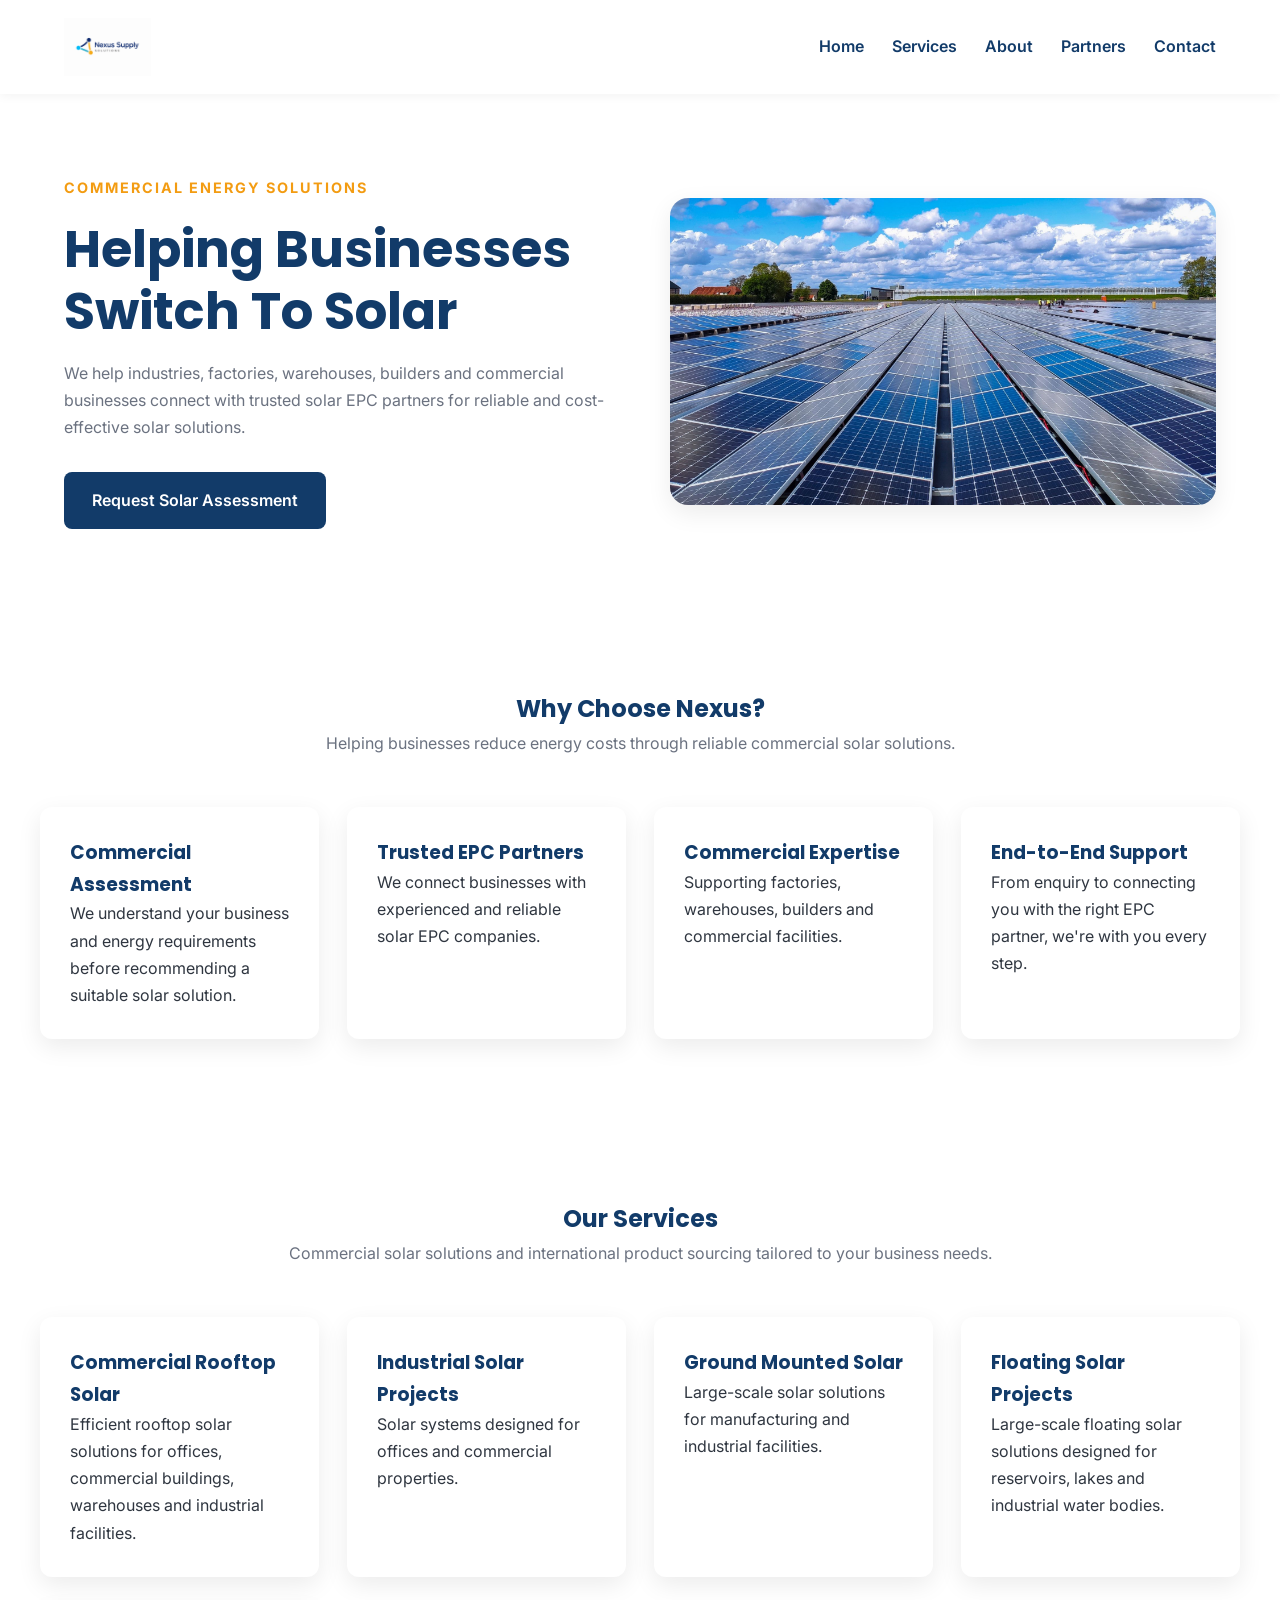
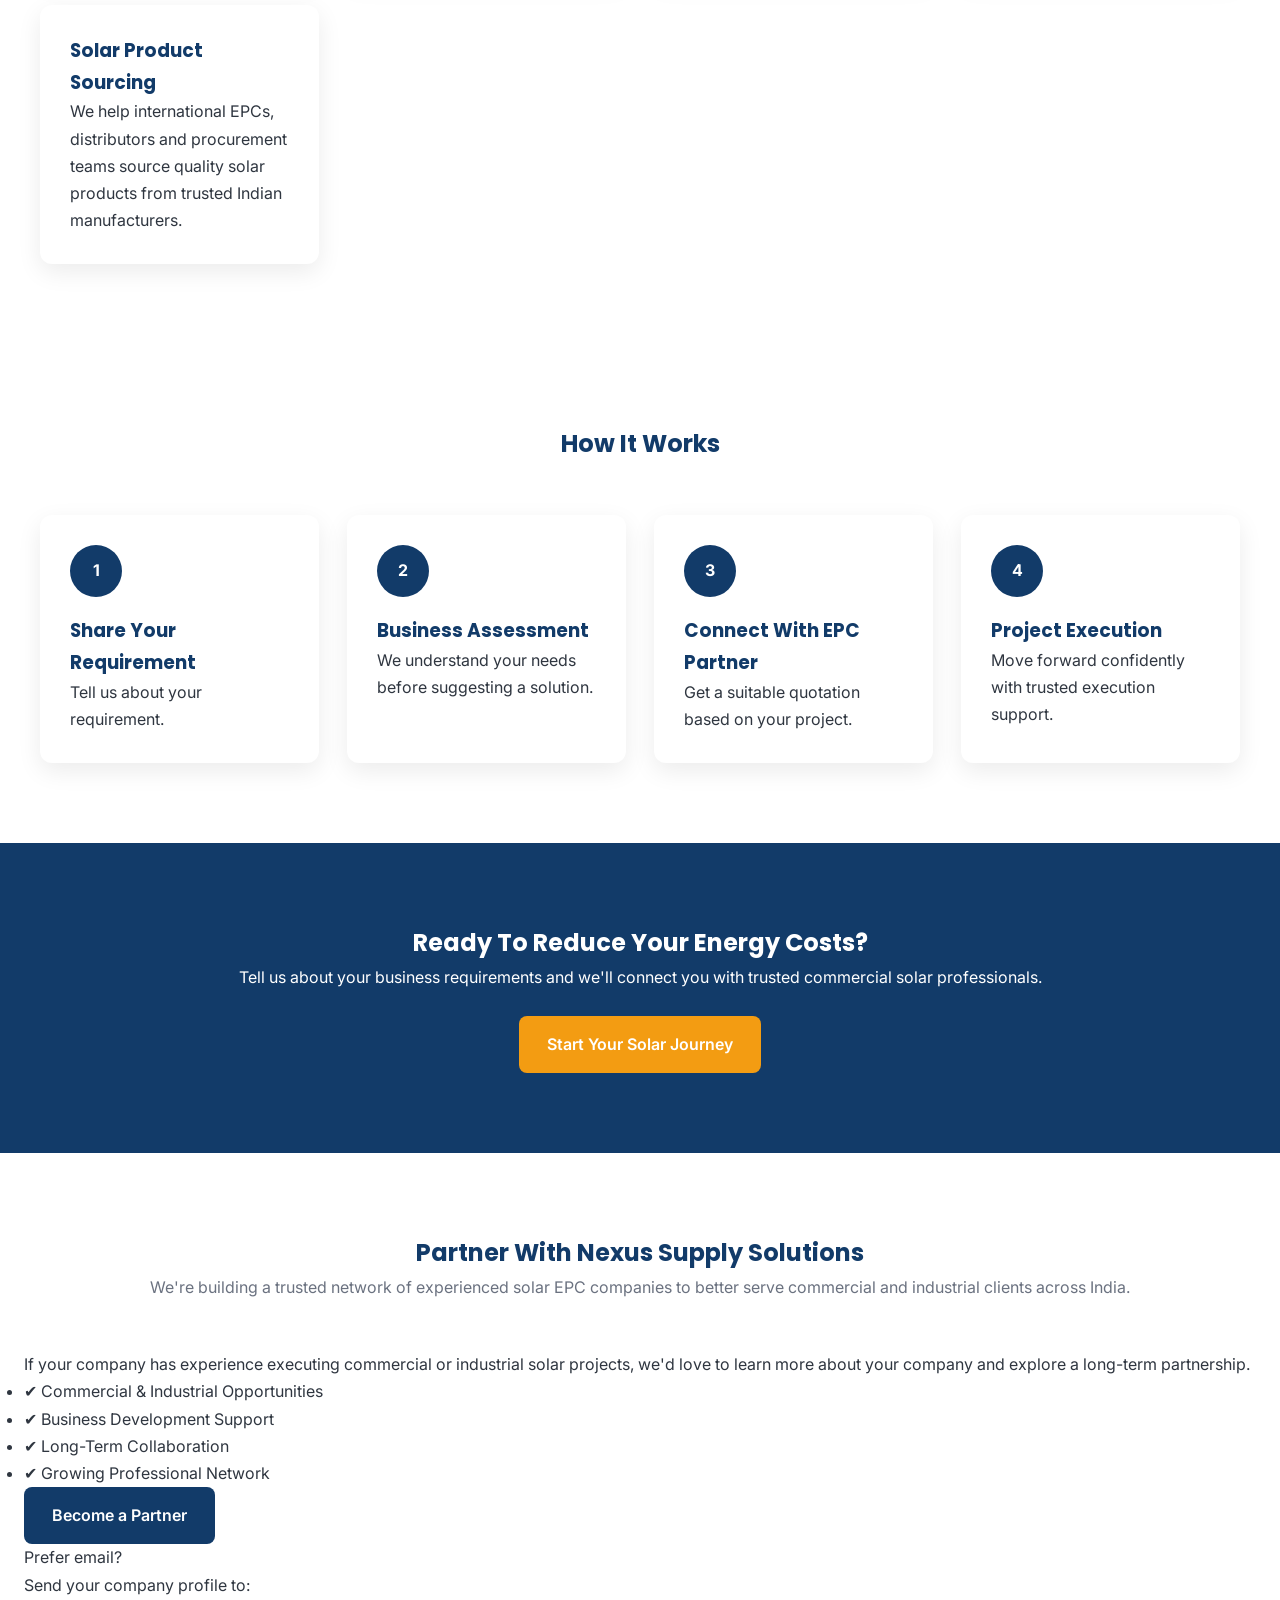
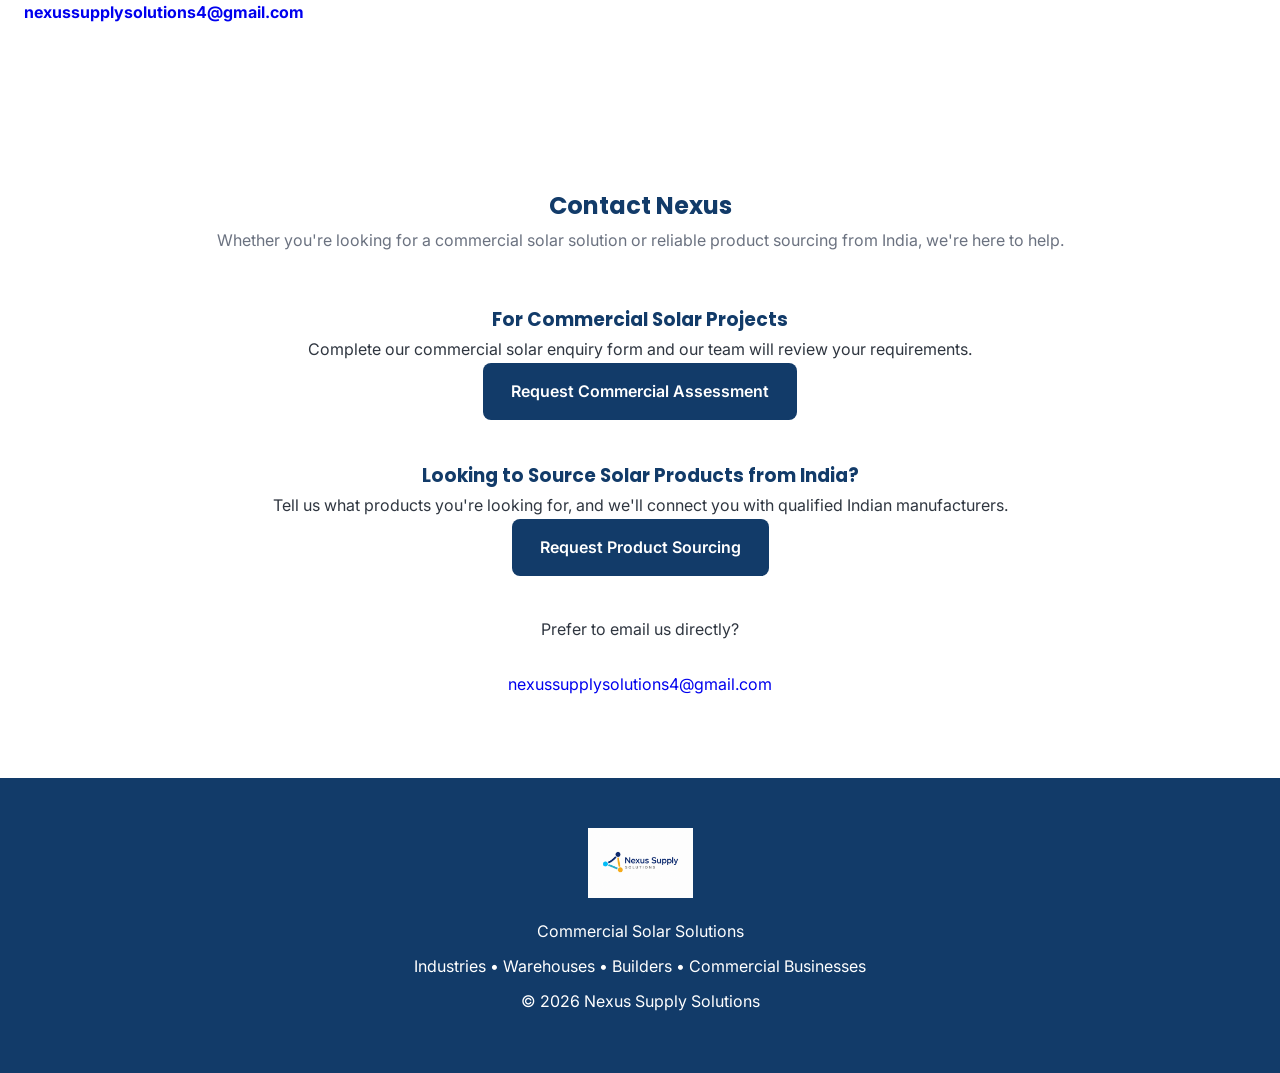
<file: index.html>
<!DOCTYPE html>
<html lang="en">
<head>
    <meta charset="UTF-8">
    <meta name="viewport" content="width=device-width, initial-scale=1.0">

    <title>Commercial & Industrial Solar Solutions | Nexus Supply Solutions</title>

    <meta name="description" content="Helping industries, factories, warehouses, builders and commercial businesses connect with trusted solar EPC partners for reliable commercial solar solutions across Maharashtra.">

    <meta name="keywords" content="Commercial Solar, Industrial Solar, Factory Solar, Warehouse Solar, Rooftop Solar, Solar EPC, Maharashtra, Nashik, Builders, Renewable Energy">

    <meta name="author" content="Nexus Supply Solutions">
    <meta name="robots" content="index,follow">

    <meta name="theme-color" content="#0A5C99">

    <meta property="og:title" content="Nexus Supply Solutions">
    <meta property="og:description" content="Commercial Solar Solutions for Industries & Businesses">
    <meta property="og:type" content="website">
    <meta property="og:url" content="https://nexussupply.github.io/Nexus-Supply-Solutions/">
    <meta property="og:image" content="https://nexussupply.github.io/Nexus-Supply-Solutions/images/logo.png">

    <meta name="twitter:card" content="summary_large_image">

    <link rel="canonical" href="https://nexussupply.github.io/Nexus-Supply-Solutions/">

    <link rel="icon" href="logo.png">

    <link rel="preconnect" href="https://fonts.googleapis.com">
    <link rel="preconnect" href="https://fonts.gstatic.com" crossorigin>

    <link href="https://fonts.googleapis.com/css2?family=Inter:wght@300;400;500;600&family=Poppins:wght@500;600;700&display=swap" rel="stylesheet">

    <link rel="stylesheet" href="style.css">
</head>

<body>

<!-- ===================== NAVIGATION ===================== -->

<header>

    <nav class="navbar">

        <div class="logo">

          
            <img src="logo.png" alt="Nexus Supply Solutions">

        </div>

        <ul class="nav-links">

            <li><a href="#home">Home</a></li>

            <li><a href="#services">Services</a></li>

            <li><a href="#about">About</a></li>

<li><a href="#partners">Partners</a></li>

<li><a href="#contact">Contact</a></li>

        </ul>

    </nav>

</header>





<!-- ===================== HERO ===================== -->

<section class="hero" id="home">

    <div class="hero-text">

        <span class="small-heading">
            COMMERCIAL ENERGY SOLUTIONS
        </span>

        <h1>

            Helping Businesses<br>

            Switch To Solar

        </h1>

        <p>

            We help industries, factories, warehouses, builders and commercial businesses connect with trusted solar EPC partners for reliable and cost-effective solar solutions.

        </p>

        <a href="#contact" class="primary-btn">

            Request Solar Assessment

        </a>

    </div>


    <div class="hero-image">

        <img src="hero.jpg" alt="Solar Panels">

    </div>

</section>






<!-- ===================== WHY NEXUS ===================== -->

<section class="why" id="about">

    <div class="section-title">

        <h2>Why Choose Nexus?</h2>

        <p>
            Helping businesses reduce energy costs through reliable commercial solar solutions.
        </p>

    </div>


    <div class="why-grid">

        <div class="card">

            <h3>Commercial Assessment</h3>

            <p>
                We understand your business and energy requirements before recommending a suitable solar solution.
            </p>

        </div>


        <div class="card">

            <h3>Trusted EPC Partners</h3>

            <p>
                We connect businesses with experienced and reliable solar EPC companies.
            </p>

        </div>


        <div class="card">

            <h3>Commercial Expertise</h3>

            <p>
                Supporting factories, warehouses, builders and commercial facilities.
            </p>

        </div>


        <div class="card">

            <h3>End-to-End Support</h3>

            <p>
                From enquiry to connecting you with the right EPC partner, we're with you every step.
            </p>

        </div>

    </div>

</section>







<!-- ===================== SERVICES ===================== -->

<section class="services" id="services">

    <div class="section-title">

        <h2>Our Services</h2>

        <p>

            Commercial solar solutions and international product sourcing tailored to your business needs.

        </p>

    </div>


    <div class="services-grid">

        <div class="service-card">

            <h3>Commercial Rooftop Solar</h3>

            <p>

                Efficient rooftop solar solutions for offices, commercial buildings, warehouses and industrial facilities.
            </p>

        </div>



        <div class="service-card">

            <h3>Industrial Solar Projects</h3>

            <p>

                Solar systems designed for offices and commercial properties.

            </p>

        </div>



        <div class="service-card">

            <h3>Ground Mounted Solar</h3>

            <p>

                Large-scale solar solutions for manufacturing and industrial facilities.

            </p>

        </div>



        <div class="service-card">

            <h3>Floating Solar Projects</h3>

            <p>

                Large-scale floating solar solutions designed for reservoirs, lakes and industrial water bodies.

            </p>

        </div>
<div class="service-card">

    <h3>Solar Product Sourcing</h3>

    <p>

        We help international EPCs, distributors and procurement teams source quality solar products from trusted Indian manufacturers.

    </p>

</div>


</section>


<!-- ===================== PROCESS ===================== -->

<section class="process">

    <div class="section-title">

        <h2>How It Works</h2>

    </div>


    <div class="process-grid">

        <div class="step">

            <div class="number">1</div>

            <h3>Share Your Requirement</h3>

            <p>

                Tell us about your requirement.

            </p>

        </div>



        <div class="step">

            <div class="number">2</div>

            <h3>Business Assessment</h3>

            <p>

                We understand your needs before suggesting a solution.

            </p>

        </div>



        <div class="step">

            <div class="number">3</div>

            <h3>Connect With EPC Partner</h3>

            <p>

                Get a suitable quotation based on your project.

            </p>

        </div>



        <div class="step">

            <div class="number">4</div>

            <h3>Project Execution</h3>

            <p>

                Move forward confidently with trusted execution support.

            </p>

        </div>

    </div>

</section>








<!-- ===================== CTA ===================== -->

<section class="cta">

    <h2>

        Ready To Reduce Your Energy Costs?

    </h2>

    <p>

        Tell us about your business requirements and we'll connect you with trusted commercial solar professionals.

    </p>

    <a href="#contact" class="primary-btn">

        Start Your Solar Journey

    </a>

</section>



<!-- ===================== PARTNER ===================== -->

<section class="partner" id="partners">

    <div class="section-title">

        <h2>Partner With Nexus Supply Solutions</h2>

        <p>
            We're building a trusted network of experienced solar EPC companies to better serve commercial and industrial clients across India.
        </p>

    </div>

    <div class="partner-content">

        <p>

           If your company has experience executing commercial or industrial solar projects, we'd love to learn more about your company and explore a long-term partnership.

        </p>

        <ul>

            <li>✔ Commercial & Industrial Opportunities</li>
            <li>✔ Business Development Support</li>
            <li>✔ Long-Term Collaboration</li>
            <li>✔ Growing Professional Network</li>

        </ul>

        <a href="https://forms.gle/LLmXPNBkWVAaQDym6"
           target="_blank"
           class="primary-btn">

            Become a Partner

        </a>

        <p class="partner-email">

    Prefer email?<br>
    Send your company profile to:<br>

    <strong>
        <a href="mailto:nexussupplysolutions4@gmail.com">
            nexussupplysolutions4@gmail.com
        </a>
    </strong>

</p>

    </div>

</section>




<!-- ===================== CONTACT ===================== -->

<section class="contact" id="contact">

    <div class="section-title">

        <h2>Contact Nexus</h2>

        <p>

            Whether you're looking for a commercial solar solution or reliable product sourcing from India, we're here to help.

        </p>

    </div>

    <!-- Commercial Assessment -->

    <div style="margin-bottom:40px;">

        <h3>For Commercial Solar Projects</h3>

        <p>

            Complete our commercial solar enquiry form and our team will review your requirements.

        </p>

        <a
            href="https://forms.gle/3yvZovaeXCSJUAY39"
            target="_blank"
            class="primary-btn">

            Request Commercial Assessment

        </a>

    </div>

    <!-- Product Sourcing -->

    <div id="sourcing">

        <h3>Looking to Source Solar Products from India?</h3>

        <p>

            Tell us what products you're looking for, and we'll connect you with qualified Indian manufacturers.

        </p>

        <a
            href="https://forms.gle/f2FZjvqTUe4V9BNn9"
            target="_blank"
            class="primary-btn">

            Request Product Sourcing

        </a>

    </div>

    <p style="margin-top:40px; text-align:center;">

        Prefer to email us directly?<br><br>

        <a href="mailto:nexussupplysolutions4@gmail.com">
            nexussupplysolutions4@gmail.com
        </a>

    </p>

</section>






<!-- ===================== FOOTER ===================== -->

<footer>

    <img src="logo.png" alt="Nexus Logo">

    <p>
Commercial Solar Solutions

    </p>

    <p>

        Industries • Warehouses • Builders • Commercial Businesses

    </p>

    <p>

        © 2026 Nexus Supply Solutions

    </p>

</footer>

</body>
</html>
</file>
<file: style.css>
/* ===========================
   Nexus Supply Solutions
   Version 1 Stylesheet
=========================== */

:root{
  --primary:#123b69;
  --secondary:#2b7bbb;
  --accent:#f39c12;
  --bg:#ffffff;
  --light:#f5f7fa;
  --text:#2f3640;
  --muted:#6b7280;
  --radius:12px;
  --shadow:0 8px 24px rgba(0,0,0,.08);
}

*{margin:0;padding:0;box-sizing:border-box}
html{scroll-behavior:smooth}
body{
  font-family:'Inter',sans-serif;
  color:var(--text);
  background:var(--bg);
  line-height:1.7;
}
img{max-width:100%;display:block}
a{text-decoration:none}

h1,h2,h3{
  font-family:'Poppins',sans-serif;
  color:var(--primary);
}

header{
  position:sticky;
  top:0;
  background:#fff;
  z-index:1000;
  box-shadow:0 2px 10px rgba(0,0,0,.05);
}

.navbar{
  max-width:1200px;
  margin:auto;
  display:flex;
  justify-content:space-between;
  align-items:center;
  padding:18px 24px;
}

.logo img{height:58px}

.nav-links{
  list-style:none;
  display:flex;
  gap:28px;
}

.nav-links a{
  color:var(--primary);
  font-weight:600;
}

.nav-links a:hover{
  color:var(--accent);
}

.hero{
  max-width:1200px;
  margin:auto;
  display:grid;
  grid-template-columns:1fr 1fr;
  gap:60px;
  align-items:center;
  padding:80px 24px;
}

.small-heading{
  color:var(--accent);
  letter-spacing:2px;
  font-weight:700;
  font-size:.9rem;
}

.hero h1{
  font-size:3.2rem;
  margin:18px 0;
  line-height:1.2;
}

.hero p{
  color:var(--muted);
  margin-bottom:30px;
}

.primary-btn{
  display:inline-block;
  background:var(--primary);
  color:#fff;
  padding:15px 28px;
  border-radius:8px;
  font-weight:600;
  transition:.25s;
}

.primary-btn:hover{
  background:var(--accent);
  transform:translateY(-2px);
}

.hero-image img{
  border-radius:18px;
  box-shadow:var(--shadow);
}

section{
  padding:80px 24px;
}

.section-title{
  text-align:center;
  margin-bottom:50px;
}

.section-title p{
  color:var(--muted);
}

.why-grid,
.services-grid,
.process-grid{
  max-width:1200px;
  margin:auto;
  display:grid;
  grid-template-columns:repeat(auto-fit,minmax(240px,1fr));
  gap:28px;
}

.card,
.service-card,
.step{
  background:#fff;
  padding:30px;
  border-radius:var(--radius);
  box-shadow:var(--shadow);
  transition:.25s;
}

.card:hover,
.service-card:hover,
.step:hover{
  transform:translateY(-6px);
}

.number{
  width:52px;
  height:52px;
  border-radius:50%;
  background:var(--primary);
  color:#fff;
  display:flex;
  align-items:center;
  justify-content:center;
  margin-bottom:18px;
  font-weight:700;
}

.cta{
  background:var(--primary);
  color:#fff;
  text-align:center;
}

.cta h2,
.cta p{
  color:#fff;
}

.cta .primary-btn{
  background:var(--accent);
  margin-top:25px;
}

.contact{
  text-align:center;
}

footer{
  background:var(--primary);
  color:#fff;
  text-align:center;
  padding:50px 24px;
}

footer img{
  height:70px;
  margin:0 auto 20px;
}

footer p{
  margin:8px 0;
}

@media(max-width:900px){
  .hero{
    grid-template-columns:1fr;
    text-align:center;
  }

  .hero h1{
    font-size:2.4rem;
  }

  .navbar{
    flex-direction:column;
    gap:18px;
  }

  .nav-links{
    flex-wrap:wrap;
    justify-content:center;
    gap:18px;
  }

  .logo img{
    height:50px;
  }
}
</file>
